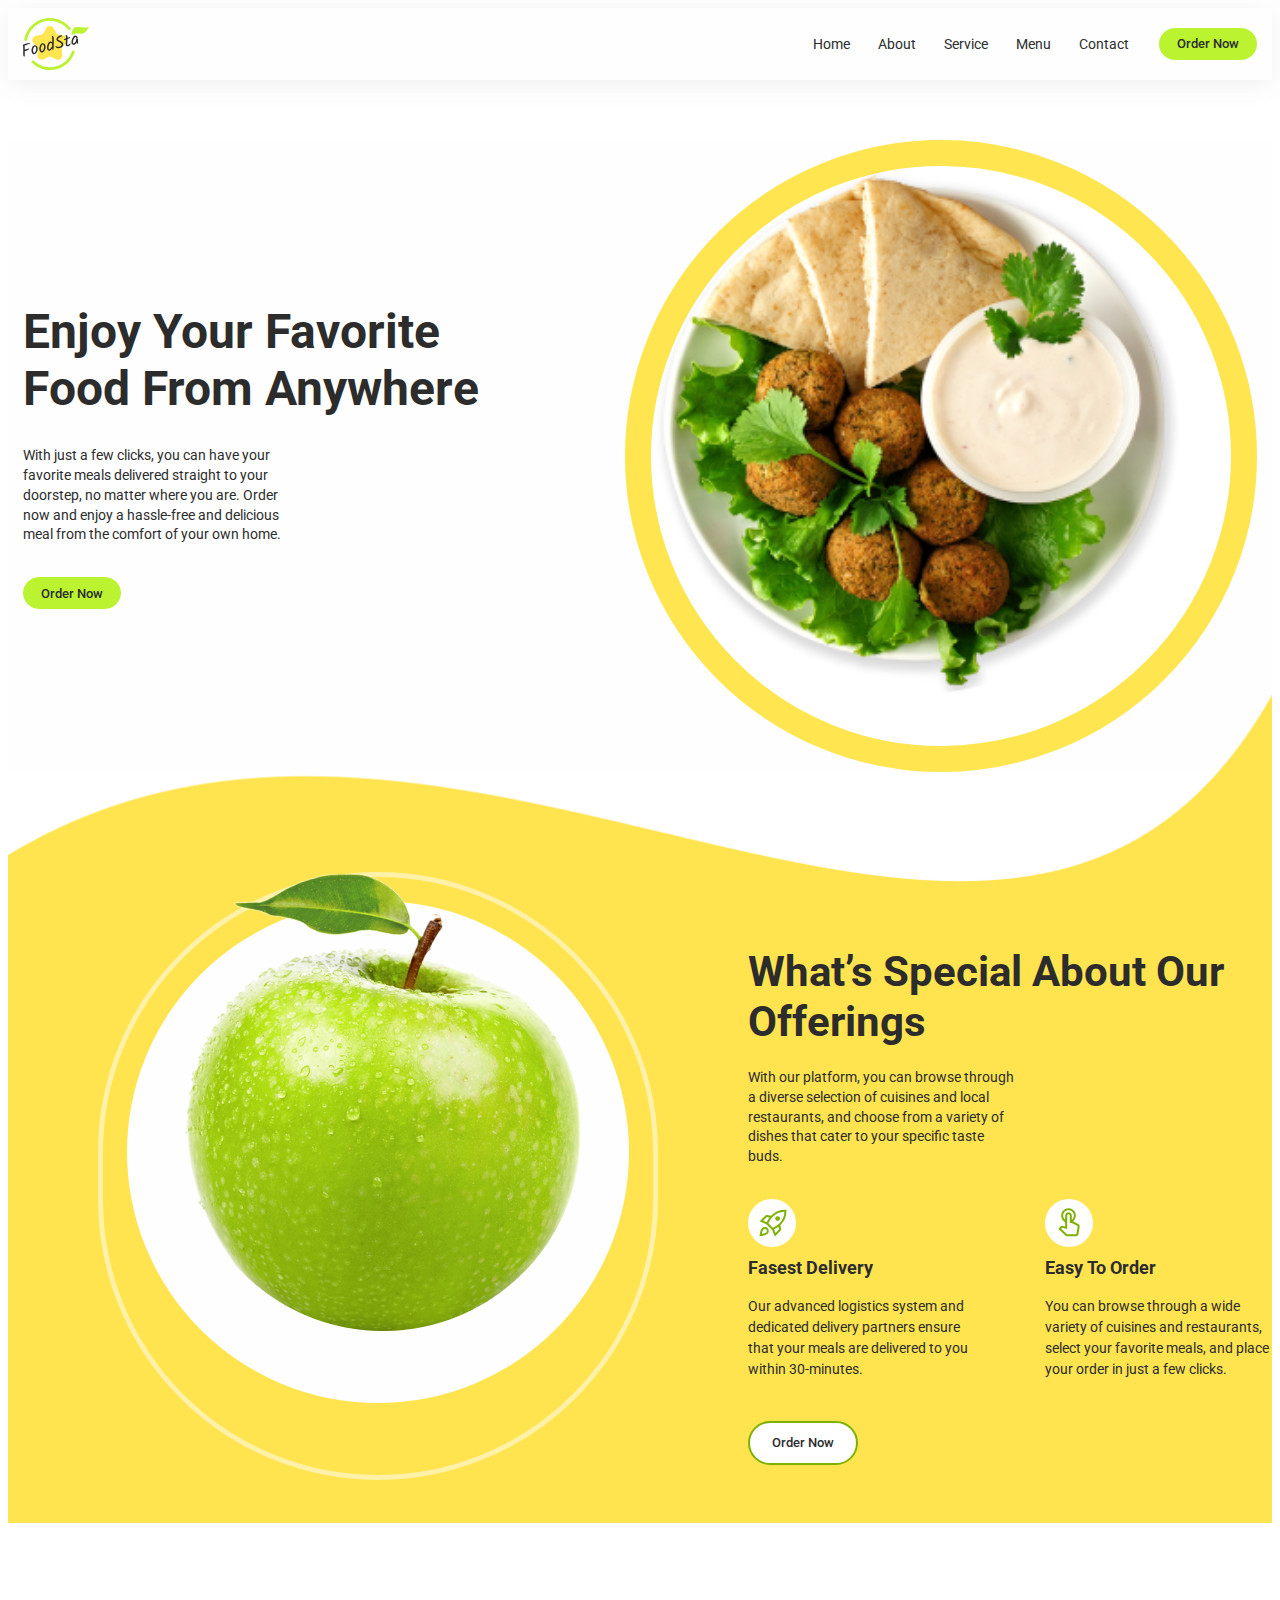
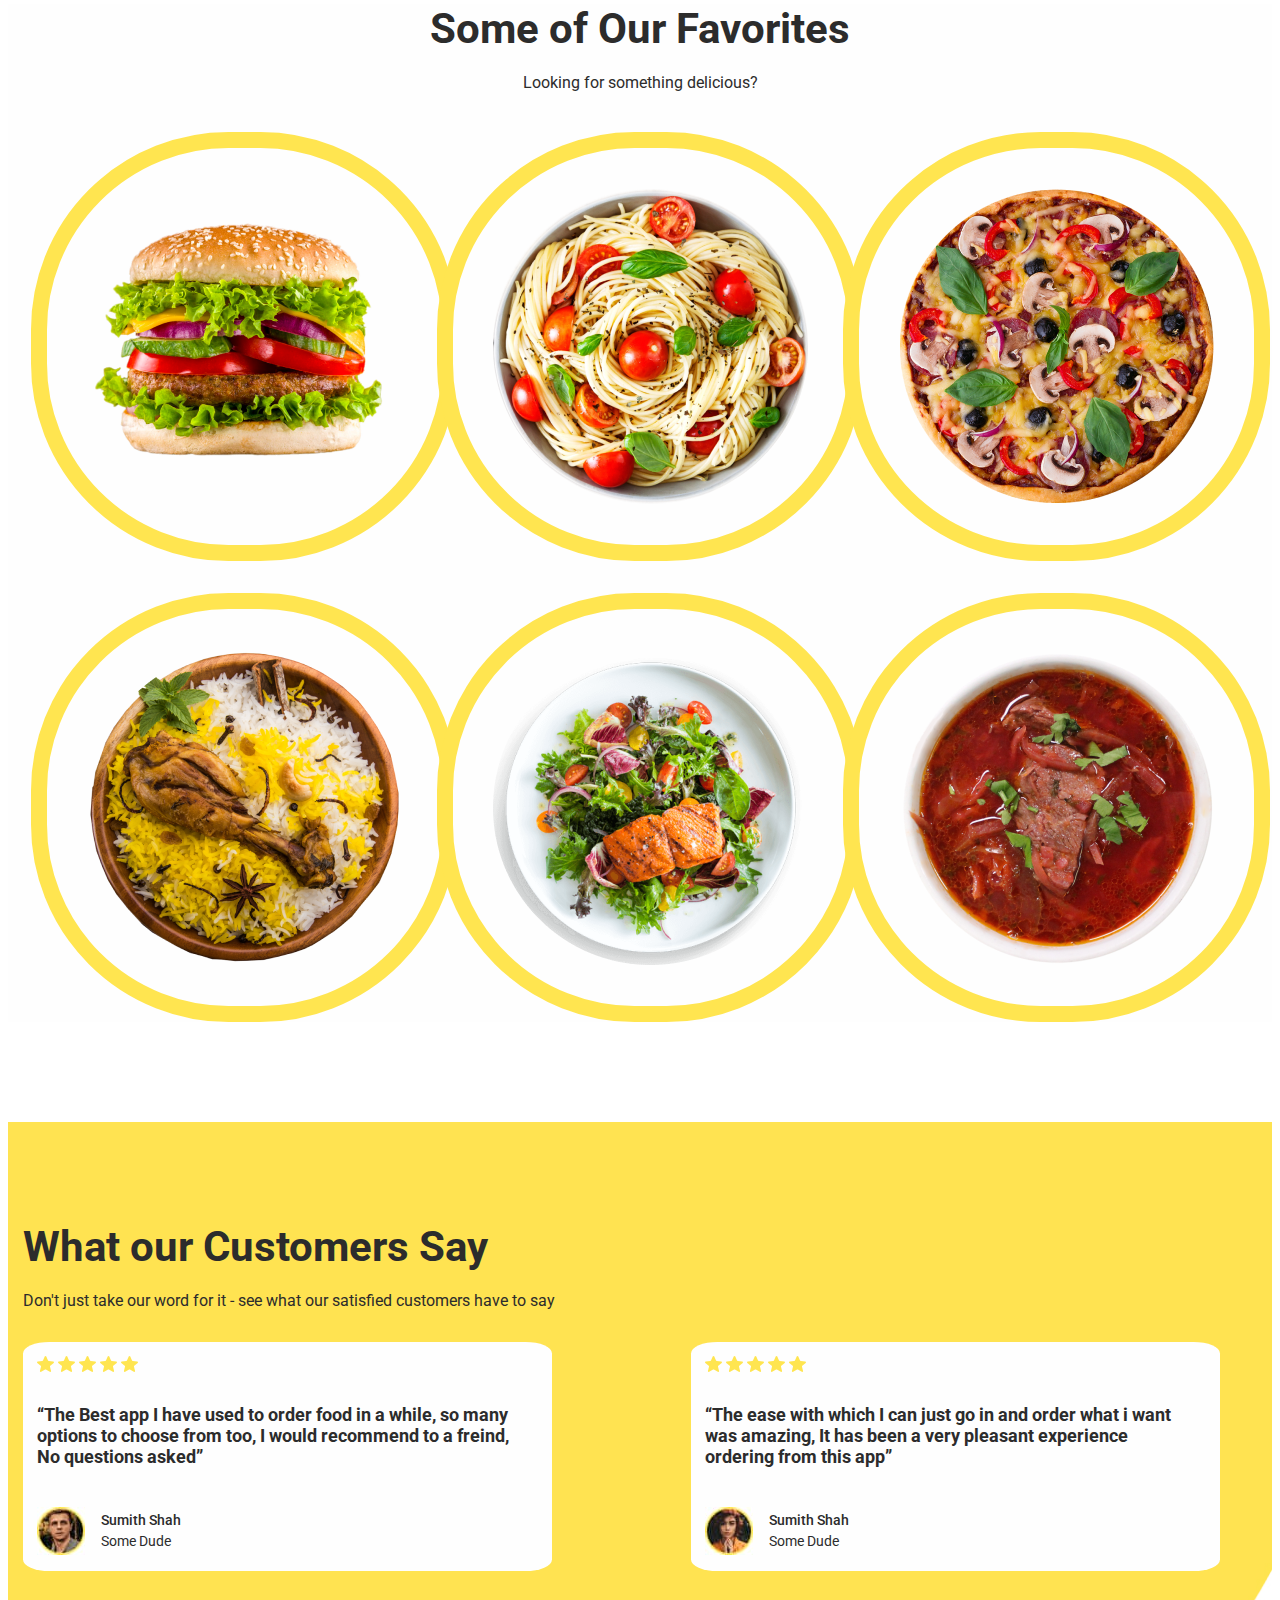
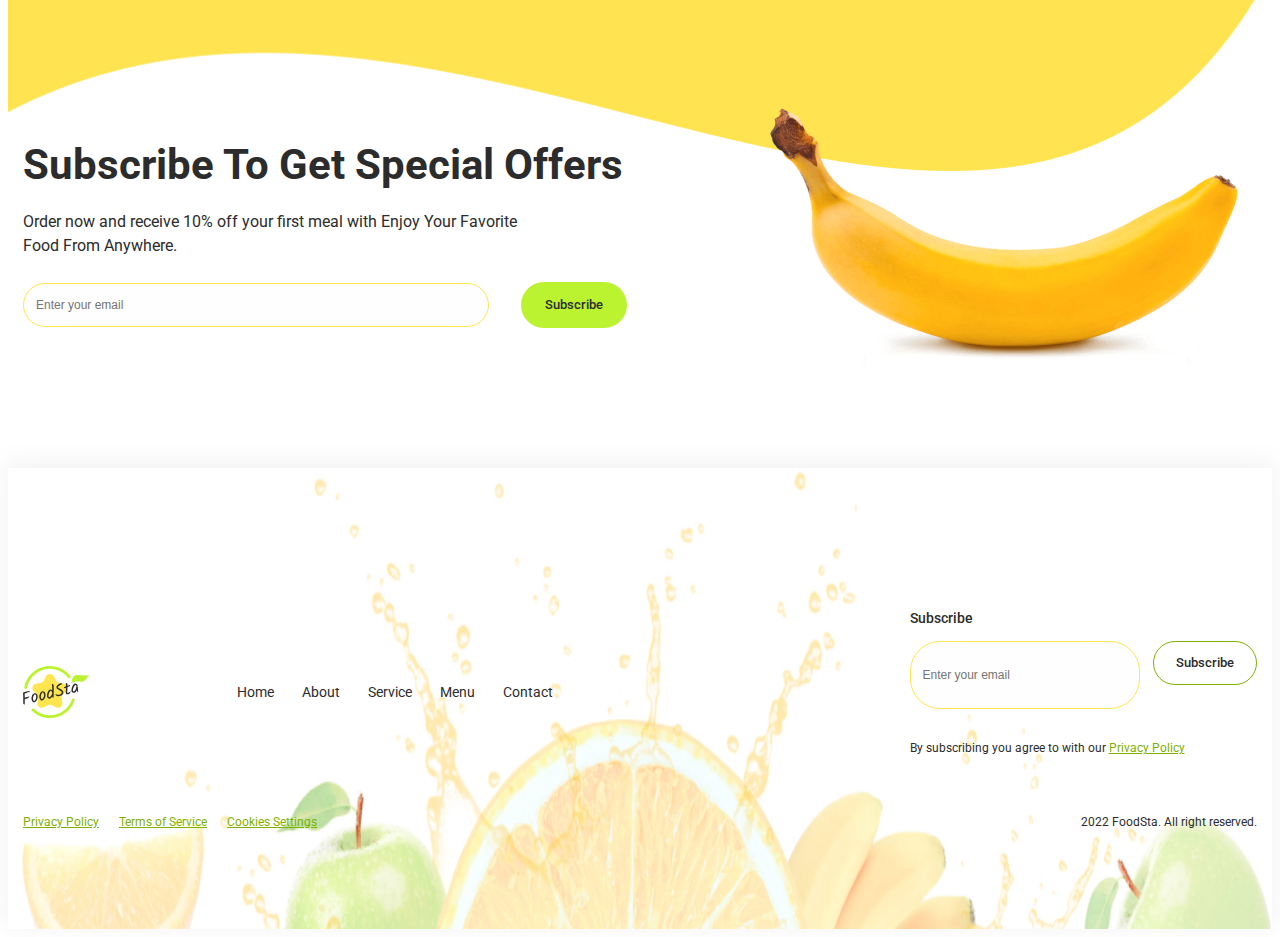
<file: index.html>
<!DOCTYPE html>
<html lang="en">
  <head>
    <meta charset="UTF-8" />
    <meta http-equiv="X-UA-Compatible" content="IE=edge" />
    <meta name="viewport" content="width=device-width, initial-scale=1.0" />
    <title>Document</title>
    <link rel="preconnect" href="https://fonts.googleapis.com" />
    <link rel="preconnect" href="https://fonts.gstatic.com" crossorigin />
    <link
      href="https://fonts.googleapis.com/css2?family=Kalam&family=Roboto+Mono:wght@600&family=Roboto:wght@400;500;700&display=swap"
      rel="stylesheet"
    />
    <link
      rel="stylesheet"
      href="https://cdnjs.cloudflare.com/ajax/libs/modern-normalize/2.0.0/modern-normalize.min.css"
      integrity="sha512-4xo8blKMVCiXpTaLzQSLSw3KFOVPWhm/TRtuPVc4WG6kUgjH6J03IBuG7JZPkcWMxJ5huwaBpOpnwYElP/m6wg=="
      crossorigin="anonymous"
      referrerpolicy="no-referrer"
    />
    <link rel="stylesheet" href="./css/styles.css" />
    <link rel="stylesheet" href="./css/media.css" />
  </head>
  <body>
    <header class="header-page">
      <div class="container header-container">
        <a href="./index.html" class="logo"
          ><img src="./images/Vector.svg" alt="logo" width="66" height="52"
        /></a>
        <nav class="nav">
          <ul class="item-main-menu list">
            <li><a href="" class="item-menu link">Home</a></li>
            <li><a href="" class="item-menu link">About</a></li>
            <li><a href="" class="item-menu link">Service</a></li>
            <li><a href="" class="item-menu link">Menu</a></li>
            <li><a href="" class="item-menu link">Contact</a></li>
          </ul>
        </nav>
        <div class="modal-bok">
          <button type="button" class="modal-button" data-menu-open>
            <svg class="modal-button-open" width="28" height="28">
              <use href="./images/icon.svg#icon-gg_menu"></use>
            </svg>
          </button>
          <div class="modal-mobail modal-mobail-item" data-menu>
            <button type="button" class="close-modal" data-menu-close>
              <svg class="modal-mobail-close" width="24" height="24">
                <use href="./images/icon.svg#icon-close-modal"></use>
              </svg>
            </button>
            <nav class="nav-mob">
              <ul class="main-menu-mob list">
                <li class="link-mob-menu">
                  <a href="" class="item-menu-mob link">Home</a>
                </li>
                <li class="link-mob-menu">
                  <a href="" class="item-menu-mob link">About</a>
                </li>
                <li class="link-mob-menu">
                  <a href="" class="item-menu-mob link">Service</a>
                </li>
                <li class="link-mob-menu">
                  <a href="./menu.html" class="item-menu-mob link">Menu</a>
                </li>
                <li class="link-mob-menu">
                  <a href="" class="item-menu-mob link">Contact</a>
                </li>
              </ul>
            </nav>
          </div>
        </div>
        <button type="button" class="button-click" data-modal-open>
          Order Now
        </button>
      </div>
    </header>
    <main>
      <section class="main-section">
        <div class="container item-info">
          <div class="container-text">
            <h1 class="enjoy-food">Enjoy Your Favorite Food From Anywhere</h1>
            <p class="text-info">
              With just a few clicks, you can have your favorite meals delivered
              straight to your doorstep, no matter where you are. Order now and
              enjoy a hassle-free and delicious meal from the comfort of your
              own home.
            </p>
            <button type="button" class="button-one" data-modal-open>
              Order Now
            </button>
          </div>
          <div class="made-img">
            <img
              src="./images/dekstop-bo.png"
              class="img-tablet"
              alt="meat boals"
              width="292"
              height="292"
            />
            <img
              src="./images/tablet-bo.png"
              class="img-breakfast"
              alt="meat boals"
              width="528"
              height="528"
            />
          </div>
        </div>
      </section>

      <section class="section-info section-mobail">
        <div class="container subscribe-container">
          <div class="wpapper-subscribe"></div>
          <div class="img-subscribe-wrap">
            <div class="subscrible-elipse"></div>
            <img
              src="./images/apple-dekstop.png"
              class="img-apple-dekstop"
              alt="apple"
              width="396"
              height="502"
            />
            <!-- <img src="./images/aple-1.png" class="apple-tablet-wan" alt="apple" width="258" height="326" />
        <img src="./images/aple-2.png" class="apple-tablet" alt="apple" width="166" height="210" />
        <img src="./images/aple-3.png" class="apple-tablet" alt="apple" width="108" height="136" /> -->
          </div>
          <div class="wpapper-subscribe-mob"></div>
          <div class="img-subscribe-mob">
            <div class="subscrible-elipse-mob"></div>
            <img
              src="./images/aple-mob.png"
              class="apple-img-mob"
              alt="mob-apple"
              width="201"
              height="255"
            />
          </div>
          <div class="container-about">
            <img
              src="./images/apple-tablet-wan.png"
              class="apple-tablet-wan"
              alt="apple"
              width="703"
              height="394"
            />
            <h2 class="info-subscribe">What’s Special About Our Offerings</h2>
            <p class="text-info">
              With our platform, you can browse through a diverse selection of
              cuisines and local restaurants, and choose from a variety of
              dishes that cater to your specific taste buds.
            </p>
            <ul class="list content-text">
              <li class="about-our">
                <div class="subscrible-icon-wrap">
                  <svg class="suscrible-icon" width="32" height="32">
                    <use href="./images/icon.svg#icon-rocket"></use>
                  </svg>
                </div>
                <h3 class="info-delivery-title">Fasest Delivery</h3>
                <p class="text-delivery">
                  Our advanced logistics system and dedicated delivery partners
                  ensure that your meals are delivered to you within 30-minutes.
                </p>
              </li>
              <li class="about-our">
                <div class="subscrible-icon-wrap">
                  <svg class="suscrible-icon" width="32" height="32">
                    <use href="./images/icon.svg#icon-touch"></use>
                  </svg>
                </div>
                <h3 class="info-delivery-title">Easy To Order</h3>
                <p class="text-delivery">
                  You can browse through a wide variety of cuisines and
                  restaurants, select your favorite meals, and place your order
                  in just a few clicks.
                </p>
              </li>
            </ul>
            <button type="button" class="button-info">Order Now</button>
          </div>
        </div>
      </section>

      <section class="favorites">
        <div class="favorites-container container">
          <h2 class="favorites-menu">Some of Our Favorites</h2>
          <p class="favorites-text">Looking for something delicious?</p>
          <p class="favorites-text-mobail">
            Lorem ipsum dolor sit amet, consectetur adipiscing elit.
          </p>
          <ul class="list pizza-menu">
            <li class="li-pizza">
              <div class="gamburger-circle">
                <img
                  src="./images/gamburger.png"
                  class="gamburger-photo"
                  alt="gamburger"
                  width="315"
                  height="315"
                />
                <img
                  src="./images/gamburger-tablet.png"
                  class="gamburger-tablet"
                  alt="gamburger"
                  width="268"
                  height="268"
                />
              </div>
            </li>
            <li class="li-pizza">
              <div class="gamburger-circle">
                <img
                  src="./images/Pasta.png"
                  class="gamburger-photo"
                  alt="Pasta"
                  width="315"
                  height="315"
                />
                <img
                  src="./images/Pasta-tablet.png"
                  class="gamburger-tablet"
                  alt="Pasta"
                  width="268"
                  height="268"
                />
              </div>
            </li>
            <li class="li-pizza">
              <div class="gamburger-circle">
                <img
                  src="./images/pizza.png"
                  class="gamburger-photo"
                  alt="pizza"
                  width="315"
                  height="315"
                />
                <img
                  src="./images/pizza-tablet.png"
                  class="gamburger-tablet"
                  alt="pizza"
                  width="268"
                  height="268"
                />
              </div>
            </li>
            <li class="li-pizza">
              <div class="gamburger-circle">
                <img
                  src="./images/chicken.png"
                  class="gamburger-photo"
                  alt="chicken"
                  width="315"
                  height="315"
                  alt
                />
                <img
                  src="./images/chicken-tablet.png"
                  class="gamburger-tablet"
                  alt="chicken"
                  width="268"
                  height="268"
                />
              </div>
            </li>
            <li class="li-pizza">
              <div class="gamburger-circle">
                <img
                  src="./images/salat.png"
                  class="gamburger-photo"
                  alt="salat"
                  width="315"
                  height="315"
                />
                <img
                  src="./images/chicken-tablet.png"
                  class="gamburger-tablet"
                  alt="salat"
                  width="268"
                  height="268"
                />
              </div>
            </li>
            <li class="li-pizza">
              <div class="gamburger-circle">
                <img
                  src="./images/borshch.png"
                  class="gamburger-photo"
                  alt="borshch"
                  width="315"
                  height="315"
                />
                <img
                  src="./images/borshch-tablet.png"
                  class="gamburger-tablet"
                  alt="borshch"
                  width="268"
                  height="268"
                />
              </div>
            </li>

            <li class="li-pizza-mob">
              <div class="gamburger-circle-mob">
                <img
                  src="./images/gamburger-mob.png"
                  class="gamburger-photo-mob"
                  alt="Pasta"
                  width="223"
                  height="223"
                />
              </div>
            </li>
            <li class="li-pizza-mob">
              <div class="gamburger-circle-mob">
                <img
                  src="./images/Pasta-mob.png"
                  class="gamburger-photo-mob"
                  alt="Pasta"
                  width="223"
                  height="223"
                />
              </div>
            </li>
            <li class="li-pizza-mob">
              <div class="gamburger-circle-mob">
                <img
                  src="./images/pizza-mob.png"
                  class="gamburger-photo-mob"
                  alt="Pasta"
                  width="223"
                  height="223"
                />
              </div>
            </li>
          </ul>
        </div>
      </section>

      <section class="section-feedback">
        <div class="container feedback-item">
          <h2 class="item-feedback">What our Customers Say</h2>
          <p class="feedback-info">
            Don't just take our word for it - see what our satisfied customers
            have to say
          </p>
          <p class="feedback-info-mob">
            Lorem ipsum dolor sit amet, consectetur adipiscing elit.
          </p>
          <ul class="item-container-feedback list">
            <li>
              <div class="container-man">
                <ul class="icon-star-list">
                  <li>
                    <svg class="icon-star" width="17" height="16">
                      <use href="./images/icon.svg#icon-star"></use>
                    </svg>
                  </li>
                  <li>
                    <svg class="icon-star" width="17" height="16">
                      <use href="./images/icon.svg#icon-star"></use>
                    </svg>
                  </li>
                  <li>
                    <svg class="icon-star" width="17" height="16">
                      <use href="./images/icon.svg#icon-star"></use>
                    </svg>
                  </li>
                  <li>
                    <svg class="icon-star" width="17" height="16">
                      <use href="./images/icon.svg#icon-star"></use>
                    </svg>
                  </li>
                  <li>
                    <svg class="icon-star" width="17" height="16">
                      <use href="./images/icon.svg#icon-star"></use>
                    </svg>
                  </li>
                </ul>
                <p class="feedback-text">
                  “The Best app I have used to order food in a while, so many
                  options to choose from too, I would recommend to a freind, No
                  questions asked”
                </p>
                <div class="people-men">
                  <img
                    src="./images/ellipse-man.jpg"
                    alt="man"
                    width="48"
                    height="48"
                    class="photo-men"
                  />
                  <div class="text-cool">
                    <h3 class="feedback-people">Sumith Shah</h3>
                    <p class="people-info">Some Dude</p>
                  </div>
                </div>
              </div>
            </li>
            <li>
              <div class="container-man">
                <ul class="icon-star-list">
                  <li>
                    <svg class="icon-star" width="17" height="16">
                      <use href="./images/icon.svg#icon-star"></use>
                    </svg>
                  </li>
                  <li>
                    <svg class="icon-star" width="17" height="16">
                      <use href="./images/icon.svg#icon-star"></use>
                    </svg>
                  </li>
                  <li>
                    <svg class="icon-star" width="17" height="16">
                      <use href="./images/icon.svg#icon-star"></use>
                    </svg>
                  </li>
                  <li>
                    <svg class="icon-star" width="17" height="16">
                      <use href="./images/icon.svg#icon-star"></use>
                    </svg>
                  </li>
                  <li>
                    <svg class="icon-star" width="17" height="16">
                      <use href="./images/icon.svg#icon-star"></use>
                    </svg>
                  </li>
                </ul>
                <p class="feedback-text">
                  “The ease with which I can just go in and order what i want
                  was amazing, It has been a very pleasant experience ordering
                  from this app”
                </p>
                <div class="people-men">
                  <img
                    src="./images/ellipse-girl.jpg"
                    alt="girls"
                    width="48"
                    height="48"
                  />
                  <div class="text-cool">
                    <h3 class="feedback-people">Sumith Shah</h3>
                    <p class="people-info">Some Dude</p>
                  </div>
                </div>
              </div>
            </li>
          </ul>
        </div>
      </section>

      <section class="spesial-section">
        <div class="container spesial-container">
          <div class="item-discount">
            <img
              src="./images/banan-mob.png"
              alt="banan-mob"
              width="280"
              height="78"
              class="img-banan-mob"
            />
            <img
              src="./images/banan-tablet.png"
              alt="banan-tablet"
              width="281"
              height="136"
              class="img-banan-tablet"
            />
            <h2 class="discount-info">Subscribe To Get Special Offers</h2>
            <p class="discount-text">
              Order now and receive 10% off your first meal with Enjoy Your
              Favorite Food From Anywhere.
            </p>
            <form class="form-section">
              <input
                class="item-email"
                placeholder="Enter your email"
                type="text"
              /><button class="button-form" type="submit">Subscribe</button>
            </form>
          </div>
          <img
            src="./images/banan.png"
            alt="banan"
            width="608"
            height="266"
            class="img-banan"
          />
          <!-- <img src="./images/banan-tablet.png" alt="banan-tablet"width="281" height="136" class="img-banan-tablet"> -->
        </div>
      </section>
    </main>

    <footer class="footer-cotainer">
      <div class="container container-item-footer">
        <div class="footer-item">
          <a href="./index.html"
            ><img
              src="./images/Vector.svg"
              alt="logo"
              class="ligo-image"
              width="66"
              height="52"
          /></a>
          <nav class="footer-nav">
            <ul class="list-footer-menu list">
              <li class="menu-footer-list">
                <a href="" class="footer-menu link">Home</a>
              </li>
              <li class="menu-footer-list">
                <a href="" class="footer-menu link">About</a>
              </li>
              <li class="menu-footer-list">
                <a href="" class="footer-menu link">Service</a>
              </li>
              <li class="menu-footer-list">
                <a href="" class="footer-menu link">Menu</a>
              </li>
              <li class="menu-footer-list">
                <a href="" class="footer-menu link">Contact</a>
              </li>
            </ul>
          </nav>
          <div class="footer-form">
            <p class="subscribe">Subscribe</p>
            <form class="form-container">
              <label for="your-email" class=""></label>
              <input
                placeholder="Enter your email"
                type="text"
                class="your-email"
                id="your-email"
              /><button class="button-your-email" type="submit">
                Subscribe
              </button>
            </form>
            <p class="info-policy">
              By subscribing you agree to with our
              <a href="" class="link-policy">Privacy Policy</a>
            </p>
          </div>
        </div>

        <div class="policy-container">
          <ul class="list policy-container-list">
            <li><a href="" class="next-menu link">Privacy Policy</a></li>
            <li><a href="" class="next-menu link">Terms of Service</a></li>
            <li><a href="" class="next-menu link">Cookies Settings</a></li>
            <li class="policy-main">
              <p class="info-policy policu-footer-mob">
                2022 FoodSta. All right reserved.
              </p>
            </li>
          </ul>
        </div>
      </div>
    </footer>

    <div class="backdrop is-hidden" data-modal>
      <div class="modal">
        <button type="button" class="icon-button" data-modal-close>
          <svg class="modal-icon" width="24" height="24">
            <use href="./images/icon.svg#icon-close"></use>
          </svg>
        </button>
        <p class="call-you-text">Order Form</p>
        <form class="modal-form">
          <div class="modal-field">
            <label for="user-name" class="modal-label">Name</label>
            <div class="input-wrap">
              <input
                type="text"
                name="user-name"
                id="user-name"
                class="madal-input"
                placeholder="Your name"
                pattern="^[A-Za-z ]+$"
              />
            </div>
          </div>
          <div class="modal-field">
            <label for="user-tel" class="modal-label">Phone number</label>
            <div class="input-wrap">
              <input
                type="tel"
                name="user-tel"
                id="user-tel"
                class="madal-input"
                placeholder="+38(0_ _) _ _ _   _ _   _ _"
                pattern="\b(?:\+38|38)?\s?(?:\d{2}|\(\d{2}\))\s?\d{2}\s?\d{3}\s?\d{4}\b"
              />
            </div>
          </div>
          <div class="modal-field">
            <label for="user-email" class="modal-label">E-mail</label>
            <div class="input-wrap">
              <input
                type="email"
                name="user-email"
                id="user-email"
                class="madal-input"
                placeholder="example@gmail.com"
                pattern="\b[A-Za-z0-9._%+-]+@[A-Za-z0-9.-]+\.[A-Za-z]{2,}\b"
              />
            </div>
          </div>
          <button type="submit" class="modal-send">Send</button>
        </form>
      </div>
    </div>
    <script src="./js/mobile-menu.js"></script>
    <script src="./js/modal.js"></script>
    <script src="./js/purchase.js"></script>
  </body>
</html>
</file>
<file: css/styles.css>
body {
  font-family: "Roboto", sans-serif;
}

.link {
  text-decoration: none;
}
.list {
  list-style: none;
}

.container {
  max-width: 320px;
  padding-left: 16px;
  padding-right: 16px;
  margin-left: auto;
  margin-right: auto;
}

p,
h1,
h2,
h3 {
  margin-top: 0;
  margin-bottom: 0;
}

img {
  display: block;
}

ul {
  list-style-type: none;
  margin: 0;
  padding-left: 0;
}
.header-page {
  box-shadow: 0px 4px 24px 0px rgba(105, 105, 105, 0.1);
}

.header-container {
  display: flex;
  align-items: center;
  background-color: #fefefe;
}

.item-main-menu {
  display: flex;
  gap: 28px;
  display: none;
}

.logo {
  margin-right: auto;
}

.nav {
  margin-right: 30px;
}

.item-menu {
  font-size: 14px;
  line-height: 16px;
  color: #2c2c2c;
  padding: 28px 0;
  display: block;
}

.item-menu-mob {
  color: #000;
  font-size: 16px;
  font-style: normal;
  font-weight: 400;
  line-height: normal;
}
.modal-button {
  margin-left: auto;
  transition: opacity 250ms cubic-bezier(0.4, 0, 0.2, 1),
    visibility 250ms cubic-bezier(0.4, 0, 0.2, 1);
  border: 0;
  background-color: #fff;
  cursor: pointer;
}
.modal-mobail {
  visibility: hidden;
  opacity: 0;
  pointer-events: none;
}

.modal-mobail-item {
  position: fixed;
  min-width: 130px;
  min-height: 255px;
  z-index: 2;
  padding: 16px 44px 16px 16px;
  display: flex;
  flex-direction: column;
  overflow: auto;
  border-radius: 30px 0px 30px 30px;
  background: var(--white, #fefefe);
  box-shadow: 0px 4px 24px 0px rgba(105, 105, 105, 0.1);
  top: 0;
  right: 0;
}

.link-mob-menu:hover,
.link-mob-menu:focus {
  background: #bbf330;
}

.close-modal {
  /* background-color: transparent;
  border: none;
  box-shadow: none;
  position: absolute;
  right: 24px;
  cursor: pointer;
  display: flex;
  justify-content: center;
  align-items: center;
  padding: 0;
  transition: background-color var(--hover), border var(--hover); */
  margin-left: auto;
  background-color: transparent;
  margin-bottom: 32px;
  border: none;
  box-shadow: none;
  text-align: center;
  display: flex;
  justify-content: center;
  align-items: center;
  transition: background-color 250ms cubic-bezier(0.4, 0, 0.2, 1),
    border 250ms cubic-bezier(0.4, 0, 0.2, 1);
  cursor: pointer;
  top: 5px;
  right: 11px;
  position: absolute;
  padding: 0px;
}

.link-mob-menu {
  text-align: left;
}
.main-menu-mob {
  display: flex;
  justify-content: center;
  flex-direction: column;
  gap: 32px;
}

.modal-button-open {
  stroke: #bbf330;
}
.item-menu:hover,
.item-menu:focus {
  color: #bbf330;
  font-weight: 700;
  text-decoration-line: underline;
}
.button-click {
  background-color: #bbf330;
  font-family: "Roboto";
  font-style: normal;
  font-weight: 500;
  font-size: 13px;
  line-height: 150%;
  color: #2c2c2c;
  border-radius: 30px;
  cursor: pointer;
  border: 2px solid #bbf330;
  width: 98px;
  height: 32px;
  display: none;
}

/** --------------section1 --------------- */

.main-section {
  padding: 60px 0;
}
.made-img {
  display: none;
}

.item-info {
  background-color: #fefefe;
  display: flex;
  justify-content: space-between;
  align-items: center;
}

.enjoy-food {
  color: #2c2c2c;
  font-size: 28px;
  font-style: normal;
  line-height: normal;
  width: 280px;
  margin-bottom: 28px;
}

.button-one {
  background-color: #bbf330;
  font-family: inherit;
  font-weight: 500;
  font-size: 13px;
  line-height: 150%;
  color: #2c2c2c;
  border-radius: 30px;
  cursor: pointer;
  border: 1px solid #bbf330;
  min-width: 98px;
  height: 32px;
  display: block;
}

/** --------------section2 --------------- */

.section-info {
  display: block;
}
.apple-img-mob {
  position: absolute;
  margin-top: -288px;
  margin-left: 41px;
  display: block;
}
.img-apple-dekstop {
  display: none;
}

.img-subscribe-wrap {
  display: none;
}
.wpapper-subscribe-mob {
  border-radius: 280px;
  border: 3px solid rgba(255, 255, 255, 0.5);
  display: block;
  width: 280px;
  height: 280px;
}
.img-subscribe-mob {
  margin-top: 40px;
}
.subscrible-elipse-mob {
  width: 255px;
  height: 255px;
  border-radius: 502px;
  background: #fefefe;
  position: relative;
  display: block;
  margin-top: -309px;
  margin-left: 12px;
}

.subscrible-elipse {
  display: none;
}

.section-mobail {
  background-image: url(../images/fonyelloy-mob.png);
  background-size: 100% 100%;
  background-position: center;
  background-repeat: no-repeat;
}
.apple-tablet-wan {
  display: none;
}

.subscribe-container {
  display: flex;
  align-items: center;
  padding: 40px 20px 0px 20px;
  flex-wrap: wrap;
}
.content-text {
  display: flex;
  gap: 24px;
  margin-bottom: 13px;
  flex-wrap: wrap;
}

.subscrible-icon-wrap {
  width: 48px;
  height: 48px;
  border-radius: 48px;
  background: #fefefe;
  display: flex;
  align-items: center;
  justify-content: center;
  margin-bottom: 8px;
}
.info-subscribe {
  color: #2c2c2c;
  font-size: 28px;
  font-style: normal;
  font-weight: 700;
  line-height: normal;
  margin-bottom: 20px;
  width: 270px;
}

.text-info {
  color: #2c2c2c;
  font-family: Roboto;
  font-size: 14px;
  font-style: normal;
  font-weight: 400;
  line-height: 20px; /* 142.857% */
  margin-bottom: 32px;
  width: 280px;
}

.info-delivery {
  font-weight: 700;
  font-size: 18px;
  line-height: 140%;
  color: #2c2c2c;
  margin-bottom: 40px;
}
.info-delivery-title {
  color: #2c2c2c;
  font-family: Roboto;
  font-size: 18px;
  font-weight: 700;
  line-height: normal;
  margin-bottom: 16px;
}

.text-delivery {
  color: #2c2c2c;
  font-family: Roboto;
  font-size: 14px;
  font-style: normal;
  font-weight: 400;
  line-height: 1.42; /* 142.857% */
  max-width: 253px;
  margin-bottom: 28px;
}
.button-info {
  background-color: #ffffff;
  font-family: "Roboto";
  font-style: normal;
  font-weight: 500;
  font-size: 13px;
  line-height: 150%;
  color: #2c2c2c;
  cursor: pointer;
  border: 2px solid #7eb101;
  border-radius: 30px;
  padding: 10px 22px 10px 22px;
  margin-bottom: 72px;
}

/** --------------section3--------------- */

.favorites-menu {
  color: #2c2c2c;
  font-size: 28px;
  line-height: normal;
  text-align: center;
  margin-bottom: 20px;
  width: 280px;
}

.favorites-text-mobail {
  color: #2c2c2c;
  text-align: center;
  font-size: 14px;
  font-style: normal;
  font-weight: 400;
  line-height: normal;
  margin-bottom: 60px;
  width: 280px;
  display: block;
}

.favorites-text {
  display: none;
}

.pizza-menu {
  display: flex;
  flex-wrap: wrap;
  row-gap: 32px;
  justify-content: center;
}
.gamburger-circle {
  width: 395px;
  height: 397px;
  border-radius: 197.5px;
  border: 16px solid var(--yellow-main, #ffe550);
  background: var(--white, #fefefe);
  display: flex;
  justify-content: center;
  align-items: center;
}
.gamburger-photo {
}
.circle-yellow {
  display: block;
}
.li-pizza {
  width: calc((100% - 16px) / 3);
  display: none;
}
.favorites-container {
  background-color: #fefefe;
}
.favorites {
  padding-top: 60px;
  padding-bottom: 80px;
}

.li-pizza-mob {
  display: block;
}
.gamburger-circle-mob {
  width: 280px;
  height: 282px;
  border-radius: 139.658px;
  border: 11px solid #ffe550;
  background: #fefefe;
  display: flex;
  justify-content: center;
  align-items: center;
  margin: auto;
}
.gamburger-photo-mob {
}

/** --------------section4--------------- */
.section-feedback {
  background-image: url(../images/rectangle-mob.png);
  background-position: center;
  background-size: 100% 100%;
  background-repeat: no-repeat;
  padding-top: 100px;
  padding-bottom: 200px;
}
.img-banan-tablet {
  display: none;
}
.item-feedback {
  color: #2c2c2c;
  font-size: 28px;
  font-style: normal;
  line-height: normal;
  margin-bottom: 20px;
}
.feedback-info {
  display: none;
}
.feedback-info-mob {
  color: #2c2c2c;
  font-size: 14px;
  font-style: normal;
  font-weight: 400;
  line-height: normal;
  margin-bottom: 32px;
  display: block;
}

.feedback-text {
  color: #2c2c2c;
  font-size: 16px;
  font-style: normal;
  font-weight: 700;
  line-height: normal;
  margin-bottom: 40px;
  width: 264px;
}
.feedback-people {
  font-family: "Roboto";
  font-style: normal;
  font-weight: 500;
  font-size: 14px;
  line-height: 150%;
  color: #2c2c2c;
}
.people-info {
  font-size: 14px;
  line-height: 150%;
  color: #2c2c2c;
}
.container-man {
  width: 280px;
  background-color: #fefefe;
  border-radius: 5%;
  padding: 8px 8px 8px 8px;
}

.header-svg-icon {
  fill: #ffe550;
}

.people-men {
  display: flex;
  gap: 16px;
}

.text-cool {
  margin-bottom: auto;
  margin-top: auto;
}

.item-container-feedback {
  display: flex;
  gap: 24px;
  flex-wrap: wrap;
}
.icon-star-list {
  display: flex;
  gap: 4px;
  margin-bottom: 28px;
}

/** --------------section5--------------- */
.img-banan-mob {
  display: block;
}
.img-banan {
  display: none;
}
.spesial-section {
  padding-bottom: 100px;
  padding-top: 46px;
}
.spesial-container {
  display: flex;
  margin-top: -92px;
  align-items: center;
  justify-content: space-between;
}

.discount-info {
  color: #2c2c2c;
  font-size: 28px;
  font-style: normal;
  font-weight: 700;
  line-height: 120%;
  margin-bottom: 20px;
  margin-top: 17px;
}
.discount-text {
  color: #2c2c2c;
  font-family: Roboto;
  font-size: 14px;
  font-style: normal;
  font-weight: 400;
  line-height: normal;
  margin-bottom: 24px;
}
.item-email {
  font-size: 12px;
  line-height: 150%;
  color: #505050;
  background-color: #fefefe;
  border: 0.854167px solid #ffe550;
  border-radius: 30px;
  width: 285px;
  padding: 12px 57px 12px 12px;
  margin-bottom: 20px;
}

.button-form {
  background-color: #bbf330;
  font-family: "Roboto";
  font-style: normal;
  font-weight: 500;
  font-size: 13px;
  line-height: 150%;
  color: #2c2c2c;
  border-radius: 30px;
  cursor: pointer;
  border: 2px solid #bbf330;
  padding: 11px 22px;
}
.form-section {
  display: flex;
  flex-wrap: wrap;
  justify-content: flex-end;
}
/** --------------footer--------------- */
.footer-cotainer {
  background: #fefefe;
  box-shadow: 0px -4px 24px 0px rgba(105, 105, 105, 0.1);
  background-image: url(../images/footer-mob.jpg);
  background-position: center;
  background-size: 100% 100%;
  background-repeat: no-repeat;
}
.container-item-footer {
  padding: 60px 20px 60px 20px;
}
.footer-nav {
  display: flex;
  justify-content: center;
}
.menu-footer-list {
  margin-bottom: 20px;
}
.footer-menu {
  font-size: 14px;
  line-height: 16px;
  color: #2c2c2c;
  text-align: center;
}

.subscribe {
  font-family: "Roboto";
  font-style: normal;
  font-weight: 500;
  font-size: 14px;
  line-height: 150%;
  color: #2c2c2c;
  margin-bottom: 12px;
}
.your-email {
  font-size: 12px;
  line-height: 150%;
  color: #505050;
  background-color: #fefefe;
  border: 0.854167px solid #ffe550;
  border-radius: 30px;
  padding: 12px 61.5px 12px 12px;
  align-items: center;
  height: 42px;
  width: 100%;
  margin-bottom: 20px;
}
.button-your-email {
  font-family: "Roboto";
  font-style: normal;
  font-weight: 500;
  font-size: 13px;
  line-height: 150%;
  color: #2c2c2c;
  border-radius: 30px;
  border: 0.854px solid #7eb101;
  background: #fff;
  cursor: pointer;
  padding: 11px 22px;
  justify-content: center;
  align-items: center;
}
.info-policy {
  font-size: 12px;
  line-height: 14px;
  color: #2c2c2c;
  margin-bottom: 60px;
}

.link-policy {
  font-size: 12px;
  line-height: 14px;
  text-decoration-line: underline;
  color: #7eb101;
}

.form-container {
  display: flex;
  margin-bottom: 12px;
  flex-wrap: wrap;
}
.policy-container-list {
  display: flex;
  gap: 20px;
  flex-wrap: wrap;
  justify-content: center;
}
.next-menu {
  color: #7eb101;
  font-size: 10px;
  font-weight: 400;
  line-height: normal;
  text-decoration-line: underline;
  display: flex;
}
.footer-item {
  margin-bottom: 0px;
}
.ligo-image {
  margin-right: 148px;
}
.list-footer-menu {
  /* display: flex;
  gap: 28px; */
}
.image-container {
  margin-left: 57px;
}
.image-list {
  display: flex;
  align-items: flex-end;
}
.image-item-list {
}
.drops-orange {
  position: relative;
}
.drops-center {
  position: absolute;
}
.orange-center {
  display: block;
}
.policu-footer-mob {
  margin-bottom: 0px;
}
/** --------------modal--------------- */

.modal-icon {
  transition: fill 250ms cubic-bezier(0.4, 0, 0.2, 1);
}

.is-hidden {
  visibility: hidden;
  opacity: 0;
  pointer-events: none;
}

.backdrop.is-hidden .modal {
  transform: translate(-50%, -50%) scale(0);
}

.backdrop {
  width: 100%;
  height: 100%;
  background-color: rgba(46, 47, 66, 0.4);
  position: fixed;
  top: 0;
  transition: opacity 250ms cubic-bezier(0.4, 0, 0.2, 1),
    visibility 250ms cubic-bezier(0.4, 0, 0.2, 1);
}

.modal {
  border-radius: 30px;
  background: #ffe550;
  box-shadow: 0px 4px 4px 0px rgba(0, 0, 0, 0.06);
  min-height: 449px;
  min-width: 320px;
  top: 50%;
  left: 50%;
  position: absolute;
  transform: translate(-50%, -50%) scale(1);
  transition: transform 250ms cubic-bezier(0.4, 0, 0.2, 1);
  padding: 16px 20px 32px 20px;
}

.icon-button {
  width: 32px;
  height: 32px;
  border-radius: 32px;
  box-shadow: 0px 4px 4px 0px rgba(0, 0, 0, 0.06);
  background-color: #fff;
  position: absolute;
  right: 15px;
  top: 10px;
  cursor: pointer;
  display: flex;
  justify-content: center;
  align-items: center;
  transition: background-color 250ms cubic-bezier(0.4, 0, 0.2, 1),
    border 250ms cubic-bezier(0.4, 0, 0.2, 1);
  border: none;
}
.call-you-text {
  color: #2c2c2c;
  font-size: 24px;
  font-family: Roboto;
  font-style: normal;
  font-weight: 700;
  line-height: 120%;
  text-align: center;
  margin-bottom: 20px;
}

.madal-input {
  width: 100%;
  height: 48px;
  border: 1px solid rgba(18, 18, 18, 0.12);
  background-color: #fff;
  box-shadow: 0px 2px 4px 0px rgba(0, 0, 0, 0.15) inset;
  border-radius: 30px;
  padding-left: 38px;
  outline: transparent;
  transition: border-color 250ms cubic-bezier(0.4, 0, 0.2, 1);
  color: #2c2c2c;
  font-size: 16px;
  font-family: Roboto;
  font-style: normal;
  font-weight: 400;
  line-height: 20px;
}
.modal-label {
  color: #2c2c2c;
  font-size: 16px;
  font-family: Roboto;
  font-style: normal;
  font-weight: 500;
  line-height: 140%;
  display: inline block;
  margin-left: 14px;
  margin-bottom: 2px;
  display: block;
  transition: border-color 250ms cubic-bezier(0.4, 0, 0.2, 1);
}

.input-wrap {
  position: relative;
}

.input-icon {
  fill: transparent;
  fill: #2e2f42;
  position: absolute;
  left: 16px;
  top: 50%;
  transform: translateY(-50%);
  transition: fill 250ms cubic-bezier(0.4, 0, 0.2, 1);
}

.modal-field {
  margin-bottom: 24px;
}

.madal-input:focus {
  border: 1px solid var(--dark-green, #7eb101);
}

.madal-input::placeholder {
  color: #c4c4c4;
  font-size: 16px;
  font-family: Roboto;
  font-style: normal;
  font-weight: 400;
  line-height: 20px;
}

.modal-send {
  min-width: 106px;
  height: 40px;
  align-self: center;
  transition: background-color 250ms cubic-bezier(0.4, 0, 0.2, 1);
  cursor: pointer;
  display: flex;
  align-items: center;
  justify-content: center;
  margin: 0 auto;
  display: block;
  border-radius: 30px;
  border: 2px solid #7eb101;
  background-color: #ffffff;
  color: #2c2c2c;
  font-size: 13px;
  font-style: normal;
  font-weight: 500;
  line-height: 150%;
  margin-top: 8px;
}

.modal-send :hover,
.modal-send :focus {
  background-color: #bbf330;
}

.check-text {
  font-weight: 400;
  font-size: 12px;
  line-height: 1.17;
  letter-spacing: 0.04em;
  color: #8e8f99;
  align-items: center;
}

.check-text a {
  color: #4d5ae5;
  text-decoration: underline;
}

.check-text span {
  width: 16px;
  height: 16px;
  border: 1px solid rgba(46, 47, 66, 0.4);
  display: inline-flex;
  fill: transparent;
  border-radius: 2px;
  margin-right: 8px;
  align-items: center;
  justify-content: center;
  transition: background-color 250ms cubic-bezier(0.4, 0, 0.2, 1),
    border 250ms cubic-bezier(0.4, 0, 0.2, 1),
    fill 250ms cubic-bezier(0.4, 0, 0.2, 1);
}
</file>
<file: css/media.css>
@media screen and (min-width: 768px) {
  .container {
    max-width: 768px;
    padding-left: 16px;
    padding-right: 16px;
  }
  .modal-bok {
    display: none;
  }
  .header-container {
    display: flex;
    align-items: center;
    background-color: #fefefe;
  }

  .item-main-menu {
    display: flex;
    gap: 28px;
  }

  .logo {
    margin-right: auto;
  }

  .nav {
    margin-right: 30px;
  }

  .item-menu {
    font-size: 14px;
    line-height: 16px;
    color: #2c2c2c;
    padding: 28px 0;
    display: block;
  }
  .main-menu-mob {
    display: none;
  }
  .modal-button {
    display: none;
  }

  .item-menu:hover,
  .item-menu:focus {
    color: #bbf330;
    font-weight: 700;
    text-decoration-line: underline;
  }
  .button-click {
    background-color: #bbf330;
    font-family: "Roboto";
    font-style: normal;
    font-weight: 500;
    font-size: 13px;
    line-height: 150%;
    color: #2c2c2c;
    border-radius: 30px;
    cursor: pointer;
    border: 2px solid #bbf330;
    width: 98px;
    height: 32px;
    display: block;
  }
  .made-img {
    border-radius: 320px;
    border: 14px solid #ffe550;
    background: #fff;
    width: 320px;
    height: 320px;
    display: block;
    position: absolute;
    top: 216px;
    right: 37px;
  }

  .enjoy-food {
    font-size: 48px;
    line-height: 120%;
    color: #2c2c2c;
    margin-bottom: 44px;
    width: 502px;
  }

  .text-info {
    font-size: 16px;
    line-height: 150%;
    color: #2c2c2c;
    margin-bottom: 40px;
    width: 511px;
  }

  .img-breakfast {
    display: none;
  }
  /** --------------section2 --------------- */
  .section-info {
    background-image: url(../images/apple-fon-tablet.png);
    background-position: center;
    background-repeat: no-repeat;
    padding-top: 177px;
    padding-bottom: 43px;
    margin-top: -50px;
    background-size: 100% 100%;
  }
  .img-apple-dekstop {
    display: block;
    position: absolute;
    margin-top: -574px;
    margin-left: 58px;
    display: none;
  }
  .apple-img-mob {
    display: none;
  }
  .subscrible-elipse {
    width: 326px;
    height: 326px;
    border-radius: 502px;
    background: #fefefe;
    position: relative;
    display: none;
  }
  .img-subscribe-wrap {
    width: 357px;
    height: 357px;
    border-radius: 550px;
    border: 5px solid rgba(255, 255, 255, 0.5);
    padding: 10px;
    display: none;
  }
  .section-mobail {
  }
  .apple-tablet-wan {
    display: block;
  }
  .aplle-tablet {
    display: flex;
  }
  .container-about {
    margin-top: -164px;
  }

  /* .apple-tablet-wan {
    display: block;
    position: absolute;
    margin-top: -574px;
    margin-left: 58px;
    display: block;
  } */

  .subscrible-icon-wrap {
    width: 48px;
    height: 48px;
    border-radius: 48px;
    background: #fefefe;
    display: flex;
    align-items: center;
    justify-content: center;
    margin-bottom: 8px;
  }
  .info-subscribe {
    font-size: 42px;
    line-height: 120%;
    color: #2c2c2c;
    width: 526px;
    margin-bottom: 20px;
    margin-top: 60px;
  }
  .info-delivery {
    font-weight: 700;
    font-size: 18px;
    line-height: 140%;
    color: #2c2c2c;
    margin-bottom: 40px;
  }
  .info-delivery-title {
    font-weight: 700;
    font-size: 18px;
    line-height: 140%;
    color: #2c2c2c;
    margin-bottom: 16px;
  }

  .text-delivery {
    font-size: 14px;
    line-height: 150%;
    color: #2c2c2c;
    max-width: 253px;
  }
  .button-info {
    background-color: #ffffff;
    font-family: "Roboto";
    font-style: normal;
    font-weight: 500;
    font-size: 13px;
    line-height: 150%;
    color: #2c2c2c;
    cursor: pointer;
    border: 2px solid #7eb101;
    border-radius: 30px;
    padding: 10px 22px 10px 22px;
    margin: 0px;
  }
  .text-info {
    color: #2c2c2c;
    font-size: 14px;
    font-style: normal;
    font-weight: 400;
    line-height: 1.42;
    margin-bottom: 32px;
    width: 266px;
  }

  .content-text {
    display: flex;
    gap: 67px;
    margin-bottom: 13px;
    flex-wrap: nowrap;
  }
  .subscribe-container {
    display: flex;
    gap: 90px;
    align-items: center;
    padding: 0px;
    margin-left: 32px;
  }
  .wpapper-subscribe-mob {
    display: none;
  }
  .img-subscribe-mob {
    display: none;
  }
  .subscrible-elipse-mob {
    display: none;
  }
  .favorites-menu {
    font-size: 42px;
    line-height: 49px;
    color: #2c2c2c;
    text-align: center;
    margin-bottom: 20px;
    width: auto;
  }
  .favorites-text {
    font-size: 16px;
    line-height: 19px;
    text-align: center;
    color: #2c2c2c;
    margin-bottom: 40px;
    display: block;
  }
  .favorites-text-mobail {
    display: none;
  }
  .pizza-menu {
    display: flex;
    flex-wrap: wrap;
    row-gap: 32px;
    justify-content: center;
  }
  .gamburger-circle {
    width: 336px;
    height: 338px;
    border-radius: 167.59px;
    border: 14px solid var(--yellow-main, #ffe550);
    background: var(--white, #fefefe);
    display: flex;
    justify-content: center;
    align-items: center;
  }
  .gamburger-photo {
    display: none;
  }
  .circle-yellow {
    display: block;
  }
  .li-pizza {
    width: calc((100% - 16px) / 2);
    display: block;
  }
  .favorites-container {
    background-color: #fefefe;
  }
  .favorites {
    padding-top: 81px;
    padding-bottom: 100px;
  }
  .li-pizza-mob {
    display: none;
  }
  /** --------------section4--------------- */
  .section-feedback {
    background-image: url(../images/rectangle-tablet-next.png);
    background-position: center;
    background-size: 100% 100%;
    background-repeat: no-repeat;
    padding-top: 50px;
    padding-bottom: 120px;
  }
  .item-feedback {
    font-size: 42px;
    line-height: 49px;
    color: #2c2c2c;
    margin-bottom: 20px;
  }
  .feedback-info {
    font-size: 16px;
    line-height: 19px;
    color: #2c2c2c;
    margin-bottom: 32px;
    display: block;
  }
  .feedback-info-mob {
    display: none;
  }
  .feedback-text {
    font-weight: 700;
    font-size: 18px;
    line-height: 21px;
    color: #2c2c2c;
    width: 312px;
    margin-bottom: 40px;
  }
  .feedback-people {
    font-family: "Roboto";
    font-style: normal;
    font-weight: 500;
    font-size: 14px;
    line-height: 150%;
    color: #2c2c2c;
  }
  .people-info {
    font-size: 14px;
    line-height: 150%;
    color: #2c2c2c;
  }
  .container-man {
    width: 336px;
    background-color: #fefefe;
    border-radius: 5%;
    padding: 14px 14px 16px;
  }

  .header-svg-icon {
    fill: #ffe550;
  }

  .people-men {
    display: flex;
    gap: 16px;
  }

  .text-cool {
    margin-bottom: auto;
    margin-top: auto;
  }

  .item-container-feedback {
    display: flex;
    gap: 32px;
    justify-content: center;
  }
  .icon-star-list {
    display: flex;
    gap: 4px;
    margin-bottom: 28px;
  }

  /** --------------section5--------------- */

  .spesial-section {
    padding-bottom: 100px;
    padding-top: 46px;
  }
  .img-banan-mob {
    display: none;
  }
  .img-banan-tablet {
    display: inline-block;
    /* margin-top: -169px;
    margin-right: 20px; */
    position: absolute;
    right: 19px;
    margin-top: -142px;
  }
  .spesial-container {
    display: flex;
    margin-top: 19px;
    align-items: center;
    justify-content: space-between;
  }

  .discount-info {
    font-family: "Roboto";
    font-style: normal;
    font-weight: 700;
    font-size: 42px;
    line-height: 120%;
    color: #2c2c2c;
    margin-bottom: 20px;
    width: 656px;
  }
  .discount-text {
    font-size: 16px;
    line-height: 150%;
    color: #2c2c2c;
    width: 532px;
    margin-bottom: 24px;
  }
  .item-email {
    font-size: 12px;
    line-height: 150%;
    color: #505050;
    background-color: #fefefe;
    border: 0.854167px solid #ffe550;
    border-radius: 30px;
    width: 395px;
    padding: 12px 57px 12px 12px;
    margin-right: 22px;
  }

  .button-form {
    background-color: #bbf330;
    font-family: "Roboto";
    font-style: normal;
    font-weight: 500;
    font-size: 13px;
    line-height: 150%;
    color: #2c2c2c;
    border-radius: 30px;
    cursor: pointer;
    border: 2px solid #bbf330;
    padding: 11px 22px;
    justify-content: center;
    align-items: center;
  }
  .form-section {
    display: inline-block;
  }
  /** --------------footer--------------- */
  .footer-cotainer {
    padding-top: 100px;
    background: #fefefe;
    box-shadow: 0px -4px 24px 0px rgba(105, 105, 105, 0.1);
    background-image: url(../images/footer-tablet.png);
    background-position: center;
    background-size: 100% 100%;
    background-repeat: no-repeat;
    padding-left: 32px;
    padding-right: 32px;
  }
  .footer-nav {
    display: block;
  }
  .menu-footer-list {
    margin-bottom: 0px;
  }
  .container-item-footer {
    padding: 0px;
  }

  .footer-menu {
    font-size: 14px;
    line-height: 16px;
    color: #2c2c2c;
  }
  .next-menu {
    font-size: 12px;
    line-height: 14px;
    color: #7eb101;
  }
  .subscribe {
    font-family: "Roboto";
    font-style: normal;
    font-weight: 500;
    font-size: 14px;
    line-height: 150%;
    color: #2c2c2c;
    margin-bottom: 12px;
    margin-top: 40px;
  }
  .your-email {
    font-size: 12px;
    line-height: 150%;
    color: #505050;
    background-color: #fefefe;
    border: 0.854167px solid #ffe550;
    border-radius: 30px;
    padding: 12px 61.5px 12px 12px;
    align-items: center;
    height: 42px;
    width: 100%;
    margin-right: 12px;
  }
  .button-your-email {
    font-family: "Roboto";
    font-style: normal;
    font-weight: 500;
    font-size: 13px;
    line-height: 150%;
    color: #2c2c2c;
    border-radius: 30px;
    border: 0.854px solid #7eb101;
    background: #fff;
    cursor: pointer;
    padding: 11px 22px;
    justify-content: center;
    align-items: center;
  }
  .info-policy {
    font-size: 12px;
    line-height: 14px;
    color: #2c2c2c;
  }
  .policy-main {
    margin-left: auto;
  }
  .link-policy {
    font-size: 12px;
    line-height: 14px;
    text-decoration-line: underline;
    color: #7eb101;
  }

  .form-container {
    display: flex;
    flex-wrap: nowrap;
    align-content: center;
    align-items: flex-start;
    justify-content: space-evenly;
    margin-bottom: 0px;
  }
  .policy-container-list {
    display: flex;
    gap: 20px;
    padding-bottom: 100px;
  }
  .next-menu {
    display: flex;
  }
  .footer-item {
    display: flex;
    align-items: center;
    flex-wrap: wrap;
  }
  .ligo-image {
    margin-right: 114px;
  }
  .list-footer-menu {
    display: flex;
    gap: 28px;
  }
  .image-container {
    margin-left: 57px;
  }
  .image-list {
    display: flex;
    align-items: flex-end;
  }
  .drops-orange {
    position: relative;
  }
  .drops-center {
    position: absolute;
  }
  .orange-center {
    display: block;
  }
  .footer-form {
  }
  .modal {
    border-radius: 30px;
    background: #ffe550;
    box-shadow: 0px 4px 4px 0px rgba(0, 0, 0, 0.06);
    min-height: 449px;
    min-width: 458px;
    top: 50%;
    left: 50%;
    position: absolute;
    transform: translate(-50%, -50%) scale(1);
    transition: transform 250ms cubic-bezier(0.4, 0, 0.2, 1);
    padding: 16px 32px 32px 32px;
  }
}

@media screen and (min-width: 1280px) {
  .container {
    max-width: 1280px;
    padding-left: 15px;
    padding-right: 15px;
  }

  .header-container {
    display: flex;
    align-items: center;
    background-color: #fefefe;
  }

  .item-main-menu {
    display: flex;
    gap: 28px;
  }

  .logo {
    margin-right: auto;
  }

  .nav {
    margin-right: 30px;
  }

  .item-menu {
    font-size: 14px;
    line-height: 16px;
    color: #2c2c2c;
    padding: 28px 0;
    display: block;
  }
  .main-menu-mob {
    display: none;
  }
  .modal-button {
    display: none;
  }

  .item-menu:hover,
  .item-menu:focus {
    color: #bbf330;
    font-weight: 700;
    text-decoration-line: underline;
  }
  .button-click {
    background-color: #bbf330;
    font-family: "Roboto";
    font-style: normal;
    font-weight: 500;
    font-size: 13px;
    line-height: 150%;
    color: #2c2c2c;
    border-radius: 30px;
    cursor: pointer;
    border: 2px solid #bbf330;
    width: 98px;
    height: 32px;
    display: block;
  }

  .made-img {
    border-radius: 580px;
    border: 26px solid #ffe550;
    width: 580px;
    height: 580px;
    display: block;
    top: 0;
    right: 0;
    position: relative;
  }
  .img-breakfast {
    display: inline-block;
  }
  .img-tablet {
    display: none;
  }

  .enjoy-food {
    font-size: 48px;
    line-height: 120%;
    color: #2c2c2c;
    margin-bottom: 28px;
    width: 502px;
  }
  .text-info {
    font-size: 16px;
    line-height: 150%;
    color: #2c2c2c;
    margin-bottom: 40px;
    width: 511px;
  }

  .section-info {
    background-image: url(../images/fonyellow.png);
    background-position: center;
    background-repeat: no-repeat;
    padding-top: 177px;
    padding-bottom: 43px;
    margin-top: -137px;
    background-size: 100% 100%;
  }
  .img-apple-dekstop {
    display: block;
    position: absolute;
    margin-top: -574px;
    margin-left: 58px;
  }
  .apple-img-mob {
    display: none;
  }
  .subscrible-elipse {
    width: 502px;
    height: 502px;
    border-radius: 502px;
    background: #fefefe;
    position: relative;
    display: block;
  }
  .img-subscribe-wrap {
    width: 550px;
    height: 550px;
    border-radius: 550px;
    border: 5px solid rgba(255, 255, 255, 0.5);
    padding: 24px;
    display: block;
  }
  .section-mobail {
  }
  .subscrible-icon-wrap {
    width: 48px;
    height: 48px;
    border-radius: 48px;
    background: #fefefe;
    display: flex;
    align-items: center;
    justify-content: center;
    margin-bottom: 8px;
  }
  .info-subscribe {
    font-size: 42px;
    line-height: 120%;
    color: #2c2c2c;
    width: 526px;
    margin-bottom: 20px;
  }
  .info-delivery {
    font-weight: 700;
    font-size: 18px;
    line-height: 140%;
    color: #2c2c2c;
    margin-bottom: 40px;
  }
  .info-delivery-title {
    font-weight: 700;
    font-size: 18px;
    line-height: 140%;
    color: #2c2c2c;
    margin-bottom: 16px;
  }

  .text-delivery {
    font-size: 14px;
    line-height: 150%;
    color: #2c2c2c;
    max-width: 253px;
  }
  .container-about {
    margin-top: 0px;
  }
  .button-info {
    background-color: #ffffff;
    font-family: "Roboto";
    font-style: normal;
    font-weight: 500;
    font-size: 13px;
    line-height: 150%;
    color: #2c2c2c;
    cursor: pointer;
    border: 2px solid #7eb101;
    border-radius: 30px;
    padding: 10px 22px 10px 22px;
    margin: 0px;
  }
  .apple-tablet-wan {
    display: none;
  }
  .text-info {
    color: #2c2c2c;
    font-size: 14px;
    font-style: normal;
    font-weight: 400;
    line-height: 1.42;
    margin-bottom: 32px;
    width: 266px;
  }

  .content-text {
    display: flex;
    gap: 67px;
    margin-bottom: 13px;
    flex-wrap: nowrap;
  }
  .subscribe-container {
    display: flex;
    gap: 90px;
    align-items: center;
    flex-wrap: nowrap;
    padding: 0px;
    margin-left: 0;
  }
  .wpapper-subscribe-mob {
    display: none;
  }
  .img-subscribe-mob {
    display: none;
  }
  .subscrible-elipse-mob {
    display: none;
  }

  /** --------------section3--------------- */
  .favorites-menu {
    font-size: 42px;
    line-height: 49px;
    color: #2c2c2c;
    text-align: center;
    margin-bottom: 20px;
    width: auto;
  }
  .favorites-text {
    font-size: 16px;
    line-height: 19px;
    text-align: center;
    color: #2c2c2c;
    margin-bottom: 40px;
    display: block;
  }
  .favorites-text-mobail {
    display: none;
  }
  .pizza-menu {
    display: flex;
    flex-wrap: wrap;
    row-gap: 32px;
    justify-content: center;
  }
  .gamburger-circle {
    width: 395px;
    height: 397px;
    border-radius: 197.5px;
    border: 16px solid var(--yellow-main, #ffe550);
    background: var(--white, #fefefe);
    display: flex;
    justify-content: center;
    align-items: center;
  }
  .gamburger-photo {
  }
  .circle-yellow {
    display: block;
  }
  .li-pizza {
    width: calc((100% - 16px) / 3);
    display: block;
  }
  .favorites-container {
    background-color: #fefefe;
  }
  .favorites {
    padding-top: 81px;
    padding-bottom: 100px;
  }
  .li-pizza-mob {
    display: none;
  }
  .gamburger-tablet {
    display: none;
  }
  .gamburger-photo {
    display: inline-block;
  }
  /** --------------section4--------------- */
  .section-feedback {
    background-image: url(../images/rectangle.jpg);
    background-position: center;
    background-size: 100% 100%;
    background-repeat: no-repeat;
    padding-top: 100px;
    padding-bottom: 200px;
  }
  .img-banan-tablet {
    display: none;
  }
  .item-feedback {
    font-size: 42px;
    line-height: 49px;
    color: #2c2c2c;
    margin-bottom: 20px;
  }
  .feedback-info {
    font-size: 16px;
    line-height: 19px;
    color: #2c2c2c;
    margin-bottom: 32px;
    display: block;
  }
  .feedback-info-mob {
    display: none;
  }
  .feedback-text {
    font-weight: 700;
    font-size: 18px;
    line-height: 21px;
    color: #2c2c2c;
    width: 473px;
    margin-bottom: 40px;
  }
  .feedback-people {
    font-family: "Roboto";
    font-style: normal;
    font-weight: 500;
    font-size: 14px;
    line-height: 150%;
    color: #2c2c2c;
  }
  .people-info {
    font-size: 14px;
    line-height: 150%;
    color: #2c2c2c;
  }
  .container-man {
    width: 501px;
    background-color: #fefefe;
    border-radius: 5%;
    padding: 14px 14px 16px;
  }

  .header-svg-icon {
    fill: #ffe550;
  }

  .people-men {
    display: flex;
    gap: 16px;
  }

  .text-cool {
    margin-bottom: auto;
    margin-top: auto;
  }

  .item-container-feedback {
    display: flex;
    gap: 139px;
    flex-wrap: nowrap;
    justify-content: flex-start;
  }
  .icon-star-list {
    display: flex;
    gap: 4px;
    margin-bottom: 28px;
  }
  /** --------------section5--------------- */
  .img-banan-mob {
    display: none;
  }
  .img-banan {
    display: block;
  }
  .spesial-section {
    padding-bottom: 100px;
    padding-top: 46px;
  }
  .spesial-container {
    display: flex;
    margin-top: -115px;
    align-items: center;
    justify-content: space-between;
  }

  .discount-info {
    font-family: "Roboto";
    font-style: normal;
    font-weight: 700;
    font-size: 42px;
    line-height: 120%;
    color: #2c2c2c;
    margin-bottom: 20px;
  }
  .discount-text {
    font-size: 16px;
    line-height: 150%;
    color: #2c2c2c;
    width: 532px;
    margin-bottom: 24px;
  }
  .item-email {
    font-size: 12px;
    line-height: 150%;
    color: #505050;
    background-color: #fefefe;
    border: 0.854167px solid #ffe550;
    border-radius: 30px;
    width: 395px;
    padding: 12px 57px 12px 12px;
    margin-right: 32px;
  }

  .button-form {
    background-color: #bbf330;
    font-family: "Roboto";
    font-style: normal;
    font-weight: 500;
    font-size: 13px;
    line-height: 150%;
    color: #2c2c2c;
    border-radius: 30px;
    cursor: pointer;
    border: 2px solid #bbf330;
    padding: 11px 22px;
    justify-content: center;
    align-items: center;
  }
  .form-section {
    display: inline-block;
  }
  /** --------------footer--------------- */
  .footer-cotainer {
    padding-top: 100px;
    background: #fefefe;
    box-shadow: 0px -4px 24px 0px rgba(105, 105, 105, 0.1);
    background-image: url(../images/footer-img.jpg);
    background-position: center;
    background-size: 100% 100%;
    background-repeat: no-repeat;
    padding-right: 0px;
    padding-left: 0px;
  }

  .footer-nav {
    display: block;
  }
  .menu-footer-list {
    margin-bottom: 0px;
  }
  .container-item-footer {
  }

  .footer-menu {
    font-size: 14px;
    line-height: 16px;
    color: #2c2c2c;
  }
  .next-menu {
    font-size: 12px;
    line-height: 14px;
    color: #7eb101;
  }
  .subscribe {
    font-family: "Roboto";
    font-style: normal;
    font-weight: 500;
    font-size: 14px;
    line-height: 150%;
    color: #2c2c2c;
    margin-bottom: 12px;
  }
  .your-email {
    font-size: 12px;
    line-height: 150%;
    color: #505050;
    background-color: #fefefe;
    border: 0.854167px solid #ffe550;
    border-radius: 30px;
    padding: 12px 61.5px 12px 12px;
    align-items: center;
    height: 42px;
    width: 100%;
    margin-right: auto;
  }
  .button-your-email {
    font-family: "Roboto";
    font-style: normal;
    font-weight: 500;
    font-size: 13px;
    line-height: 150%;
    color: #2c2c2c;
    border-radius: 30px;
    border: 0.854px solid #7eb101;
    background: #fff;
    cursor: pointer;
    padding: 11px 22px;
    justify-content: center;
    align-items: center;
    margin-left: 13px;
  }
  .info-policy {
    font-size: 12px;
    line-height: 14px;
    color: #2c2c2c;
  }
  .policy-main {
    margin-left: auto;
  }
  .link-policy {
    font-size: 12px;
    line-height: 14px;
    text-decoration-line: underline;
    color: #7eb101;
  }
  .footer-form {
    margin-left: auto;
  }
  .form-container {
    display: flex;
    margin-bottom: 12px;
    flex-wrap: nowrap;
    align-content: center;
    align-items: flex-start;
    justify-content: space-evenly;
  }
  .policy-container-list {
    display: flex;
    gap: 20px;
    padding-bottom: 100px;
  }
  .next-menu {
    display: flex;
  }
  .footer-item {
    display: flex;
    align-items: center;
  }
  .ligo-image {
    margin-right: 148px;
  }
  .list-footer-menu {
    display: flex;
    gap: 28px;
  }
  .image-container {
    margin-left: 57px;
  }
  .image-list {
    display: flex;
    align-items: flex-end;
  }
  .image-item-list {
  }
  .drops-orange {
    position: relative;
  }
  .drops-center {
    position: absolute;
  }
  .orange-center {
    display: block;
  }
  /** --------------modal--------------- */

  .modal-icon {
    transition: fill 250ms cubic-bezier(0.4, 0, 0.2, 1);
  }

  .is-hidden {
    visibility: hidden;
    opacity: 0;
    pointer-events: none;
  }

  .backdrop.is-hidden .modal {
    transform: translate(-50%, -50%) scale(0);
  }

  .backdrop {
    width: 100%;
    height: 100%;
    background-color: rgba(46, 47, 66, 0.4);
    position: fixed;
    top: 0;
    transition: opacity 250ms cubic-bezier(0.4, 0, 0.2, 1),
      visibility 250ms cubic-bezier(0.4, 0, 0.2, 1);
  }

  .modal {
    border-radius: 30px;
    background: #ffe550;
    box-shadow: 0px 4px 4px 0px rgba(0, 0, 0, 0.06);
    min-height: 449px;
    width: 458px;
    top: 50%;
    left: 50%;
    position: absolute;
    transform: translate(-50%, -50%) scale(1);
    transition: transform 250ms cubic-bezier(0.4, 0, 0.2, 1);
    padding: 16px 32px 32px 32px;
  }

  .icon-button {
    width: 32px;
    height: 32px;
    border-radius: 32px;
    box-shadow: 0px 4px 4px 0px rgba(0, 0, 0, 0.06);
    background-color: #fff;
    position: absolute;
    right: 15px;
    top: 10px;
    cursor: pointer;
    display: flex;
    justify-content: center;
    align-items: center;
    transition: background-color 250ms cubic-bezier(0.4, 0, 0.2, 1),
      border 250ms cubic-bezier(0.4, 0, 0.2, 1);
    border: none;
  }
  .call-you-text {
    color: #2c2c2c;
    font-size: 24px;
    font-family: Roboto;
    font-style: normal;
    font-weight: 700;
    line-height: 120%;
    text-align: center;
    margin-bottom: 20px;
  }

  .madal-input {
    width: 100%;
    height: 48px;
    border: 1px solid rgba(18, 18, 18, 0.12);
    background-color: #fff;
    box-shadow: 0px 2px 4px 0px rgba(0, 0, 0, 0.15) inset;
    border-radius: 30px;
    padding-left: 38px;
    outline: transparent;
    transition: border-color 250ms cubic-bezier(0.4, 0, 0.2, 1);
    color: #2c2c2c;
    font-size: 16px;
    font-family: Roboto;
    font-style: normal;
    font-weight: 400;
    line-height: 20px;
  }
  .modal-label {
    color: #2c2c2c;
    font-size: 16px;
    font-family: Roboto;
    font-style: normal;
    font-weight: 500;
    line-height: 140%;
    display: inline block;
    margin-left: 14px;
    margin-bottom: 2px;
    display: block;
    transition: border-color 250ms cubic-bezier(0.4, 0, 0.2, 1);
  }

  .input-wrap {
    position: relative;
  }

  .input-icon {
    fill: transparent;
    fill: #2e2f42;
    position: absolute;
    left: 16px;
    top: 50%;
    transform: translateY(-50%);
    transition: fill 250ms cubic-bezier(0.4, 0, 0.2, 1);
  }

  .modal-field {
    margin-bottom: 24px;
  }

  .madal-input:focus {
    border: 1px solid var(--dark-green, #7eb101);
  }

  .madal-input::placeholder {
    color: #c4c4c4;
    font-size: 16px;
    font-family: Roboto;
    font-style: normal;
    font-weight: 400;
    line-height: 20px;
  }

  .modal-send {
    min-width: 106px;
    height: 40px;
    align-self: center;
    transition: background-color 250ms cubic-bezier(0.4, 0, 0.2, 1);
    cursor: pointer;
    display: flex;
    align-items: center;
    justify-content: center;
    margin: 0 auto;
    display: block;
    border-radius: 30px;
    border: 2px solid #7eb101;
    background-color: #ffffff;
    color: #2c2c2c;
    font-size: 13px;
    font-style: normal;
    font-weight: 500;
    line-height: 150%;
    margin-top: 8px;
  }

  .modal-send :hover,
  .modal-send :focus {
    background-color: #bbf330;
  }

  .check-text {
    font-weight: 400;
    font-size: 12px;
    line-height: 1.17;
    letter-spacing: 0.04em;
    color: #8e8f99;
    align-items: center;
  }

  .check-text a {
    color: #4d5ae5;
    text-decoration: underline;
  }

  .check-text span {
    width: 16px;
    height: 16px;
    border: 1px solid rgba(46, 47, 66, 0.4);
    display: inline-flex;
    fill: transparent;
    border-radius: 2px;
    margin-right: 8px;
    align-items: center;
    justify-content: center;
    transition: background-color 250ms cubic-bezier(0.4, 0, 0.2, 1),
      border 250ms cubic-bezier(0.4, 0, 0.2, 1),
      fill 250ms cubic-bezier(0.4, 0, 0.2, 1);
  }
}
</file>
